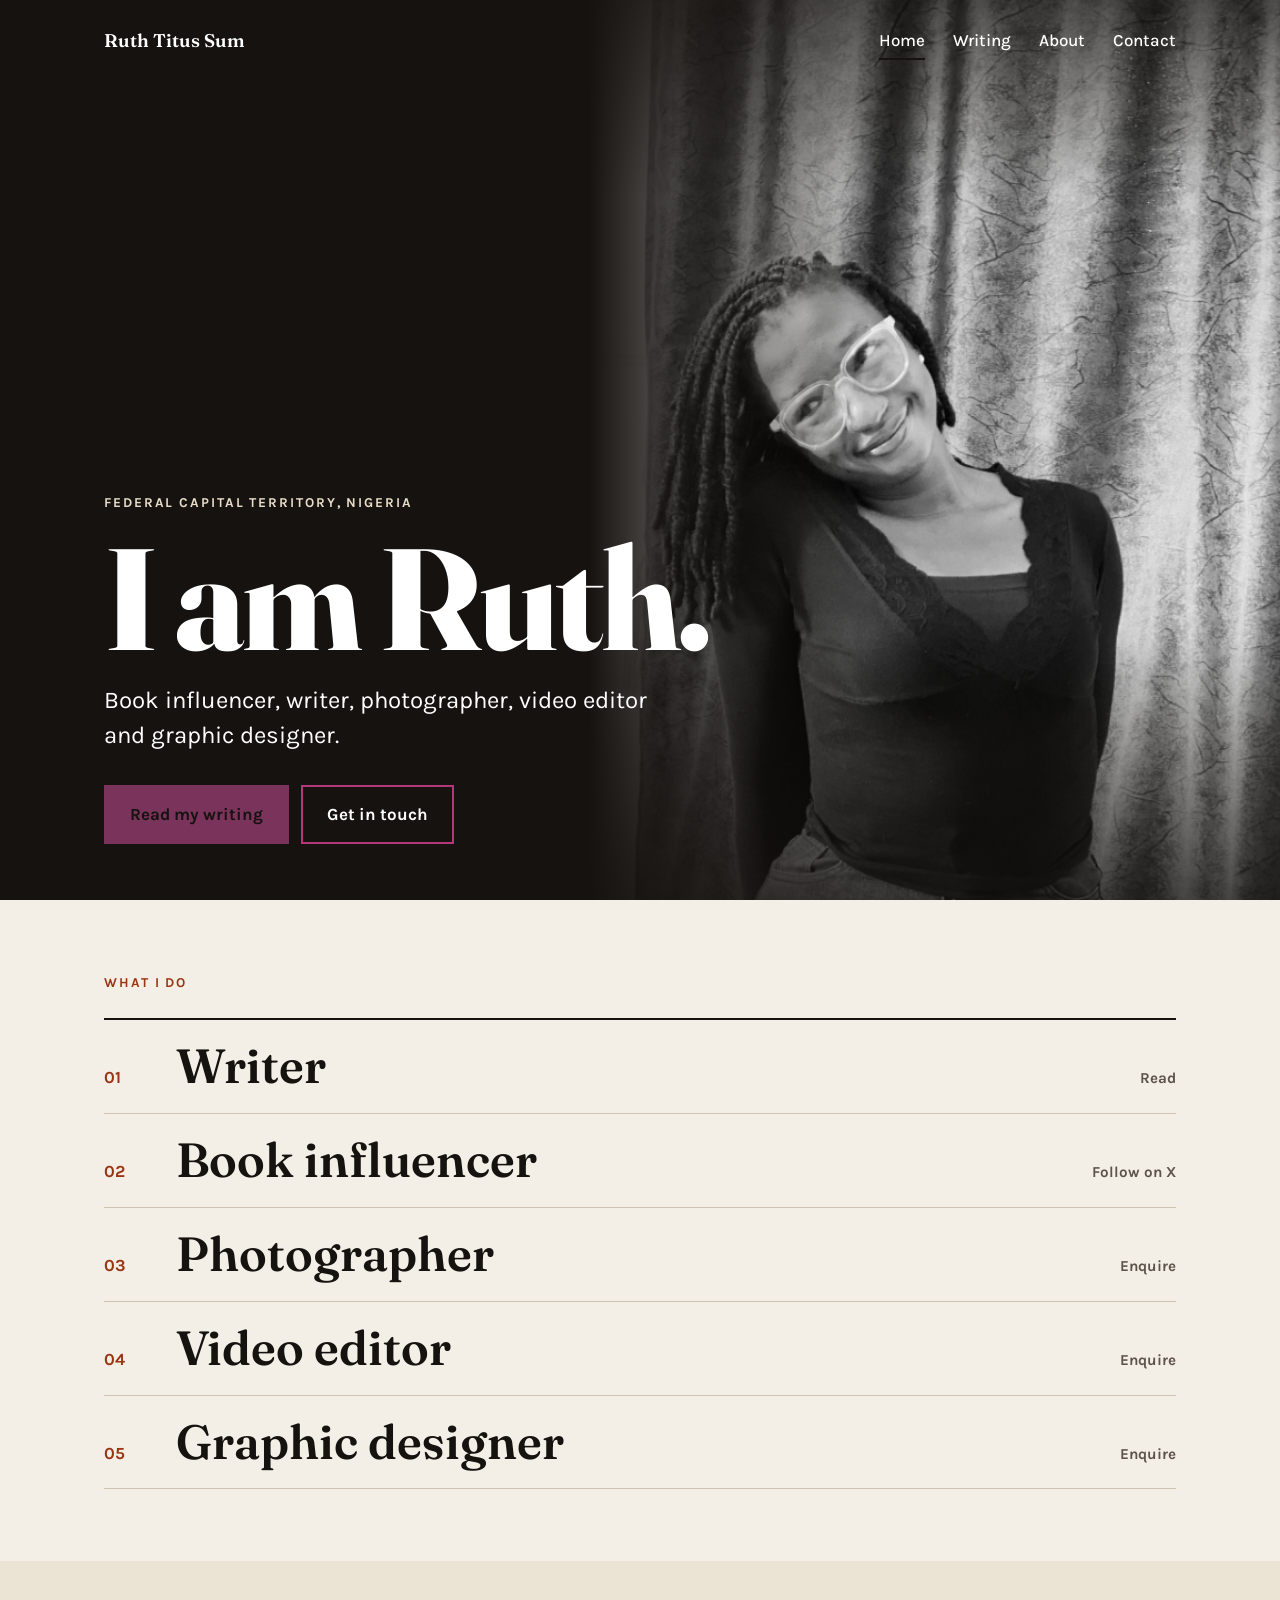
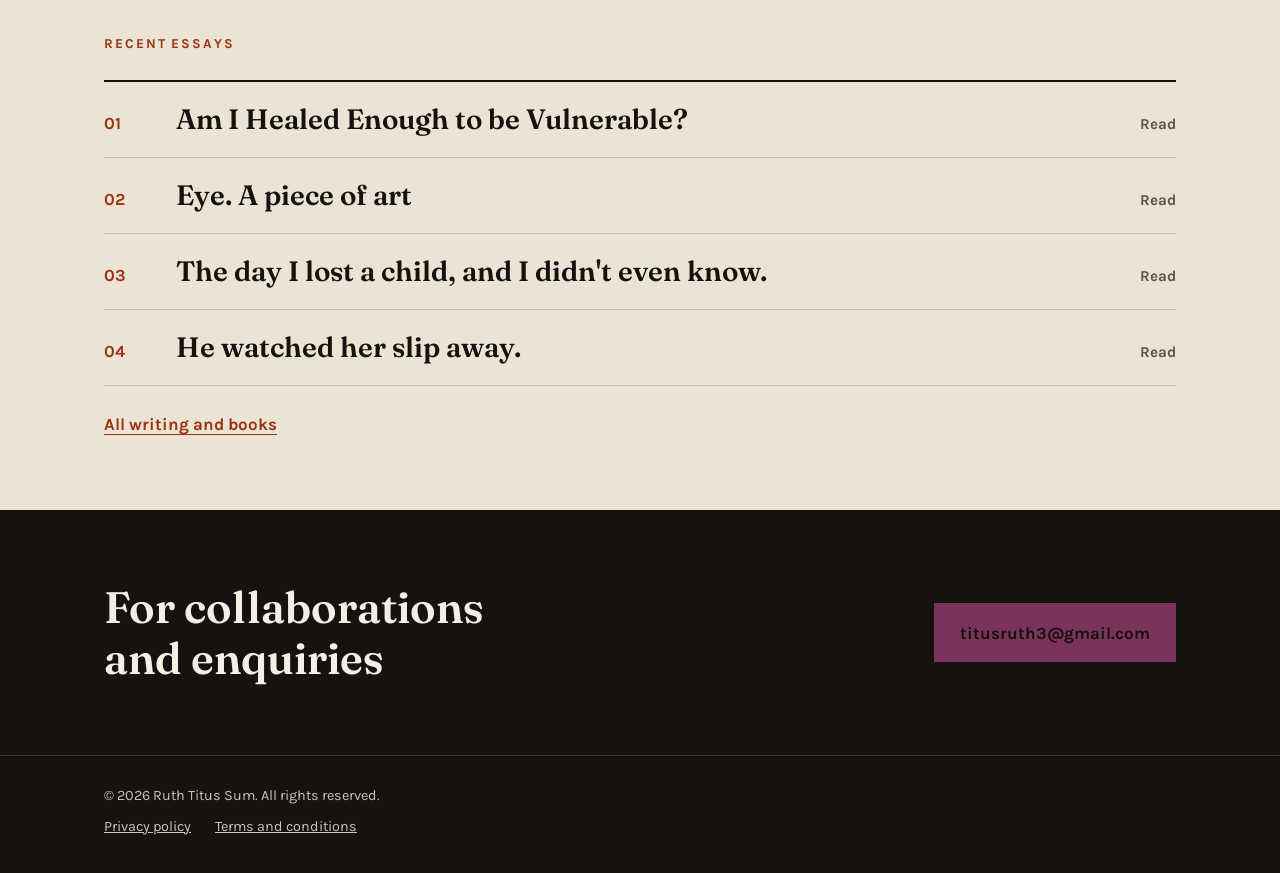
<file: index.html>
<!doctype html>
<html lang="en">
<head>
  <meta charset="utf-8">
  <meta name="viewport" content="width=device-width, initial-scale=1">
  <title>Ruth Titus Sum | Book influencer, writer, photographer, video editor, graphic designer</title>
  <meta name="description" content="Ruth Titus Sum is a book influencer, writer, photographer, video editor and graphic designer based in the Federal Capital Territory, Nigeria.">
  <link rel="icon" href="favicon.svg" type="image/svg+xml">
  <link rel="preconnect" href="https://fonts.googleapis.com">
  <link rel="preconnect" href="https://fonts.gstatic.com" crossorigin>
  <link href="https://fonts.googleapis.com/css2?family=Fraunces:opsz,wght@9..144,400;9..144,600;9..144,800&family=Karla:wght@400;500;700&display=swap" rel="stylesheet">
  <link rel="stylesheet" href="style.css">
</head>
<body class="home">
<section class="landing">
  <header class="site-header">
    <a class="brand" href="index.html">Ruth Titus Sum</a>
    <nav aria-label="Main"><a href="index.html" aria-current="page">Home</a><a href="writing.html">Writing</a><a href="about.html">About</a><a href="contact.html">Contact</a></nav>
  </header>
  <div class="landing-text wrap">
    <p class="eyebrow">Federal Capital Territory, Nigeria</p>
    <h1>I am Ruth.</h1>
    <p class="lead">Book influencer, writer, photographer, video editor and graphic designer.</p>
    <p class="actions">
      <a class="btn btn-light" href="writing.html">Read my writing</a>
      <a class="btn btn-line" href="contact.html">Get in touch</a>
    </p>
  </div>
</section>

<main>
  <section class="band">
    <div class="wrap">
      <h2 class="kicker">What I do</h2>
      <ol class="roles">
        <li><a href="writing.html"><span class="role-no">01</span><span class="role-name">Writer</span><span class="role-go">Read</span></a></li>
        <li><a href="https://x.com/RuthSummie"><span class="role-no">02</span><span class="role-name">Book influencer</span><span class="role-go">Follow on X</span></a></li>
        <li><a href="contact.html"><span class="role-no">03</span><span class="role-name">Photographer</span><span class="role-go">Enquire</span></a></li>
        <li><a href="contact.html"><span class="role-no">04</span><span class="role-name">Video editor</span><span class="role-go">Enquire</span></a></li>
        <li><a href="contact.html"><span class="role-no">05</span><span class="role-name">Graphic designer</span><span class="role-go">Enquire</span></a></li>
      </ol>
    </div>
  </section>

  <section class="band band-tint">
    <div class="wrap">
      <h2 class="kicker">Recent essays</h2>
      <ul class="piece-list">
      <li><a href="https://www.africanwriter.com/ruth-titus-sum-healed-enough/"><span class="piece-no">01</span><span class="piece-title">Am I Healed Enough to be Vulnerable?</span><span class="piece-go">Read</span></a></li>
      <li><a href="https://linktr.ee/titusruth3"><span class="piece-no">02</span><span class="piece-title">Eye. A piece of art</span><span class="piece-go">Read</span></a></li>
      <li><a href="https://linktr.ee/titusruth3"><span class="piece-no">03</span><span class="piece-title">The day I lost a child, and I didn't even know.</span><span class="piece-go">Read</span></a></li>
      <li><a href="https://linktr.ee/titusruth3"><span class="piece-no">04</span><span class="piece-title">He watched her slip away.</span><span class="piece-go">Read</span></a></li>
    </ul>
      <p class="more"><a class="text-link" href="writing.html">All writing and books</a></p>
    </div>
  </section>

  <section class="band band-dark">
    <div class="wrap cta">
      <h2>For collaborations and enquiries</h2>
      <p><a class="btn btn-light" href="mailto:titusruth3@gmail.com">titusruth3@gmail.com</a></p>
    </div>
  </section>
</main>
<footer class="site-footer">
  <div class="wrap">
    <p>&copy; 2026 Ruth Titus Sum. All rights reserved.</p>
    <p class="legal"><a href="privacy.html">Privacy policy</a><a href="terms.html">Terms and conditions</a></p>
  </div>
</footer>
</body>
</html>
</file>
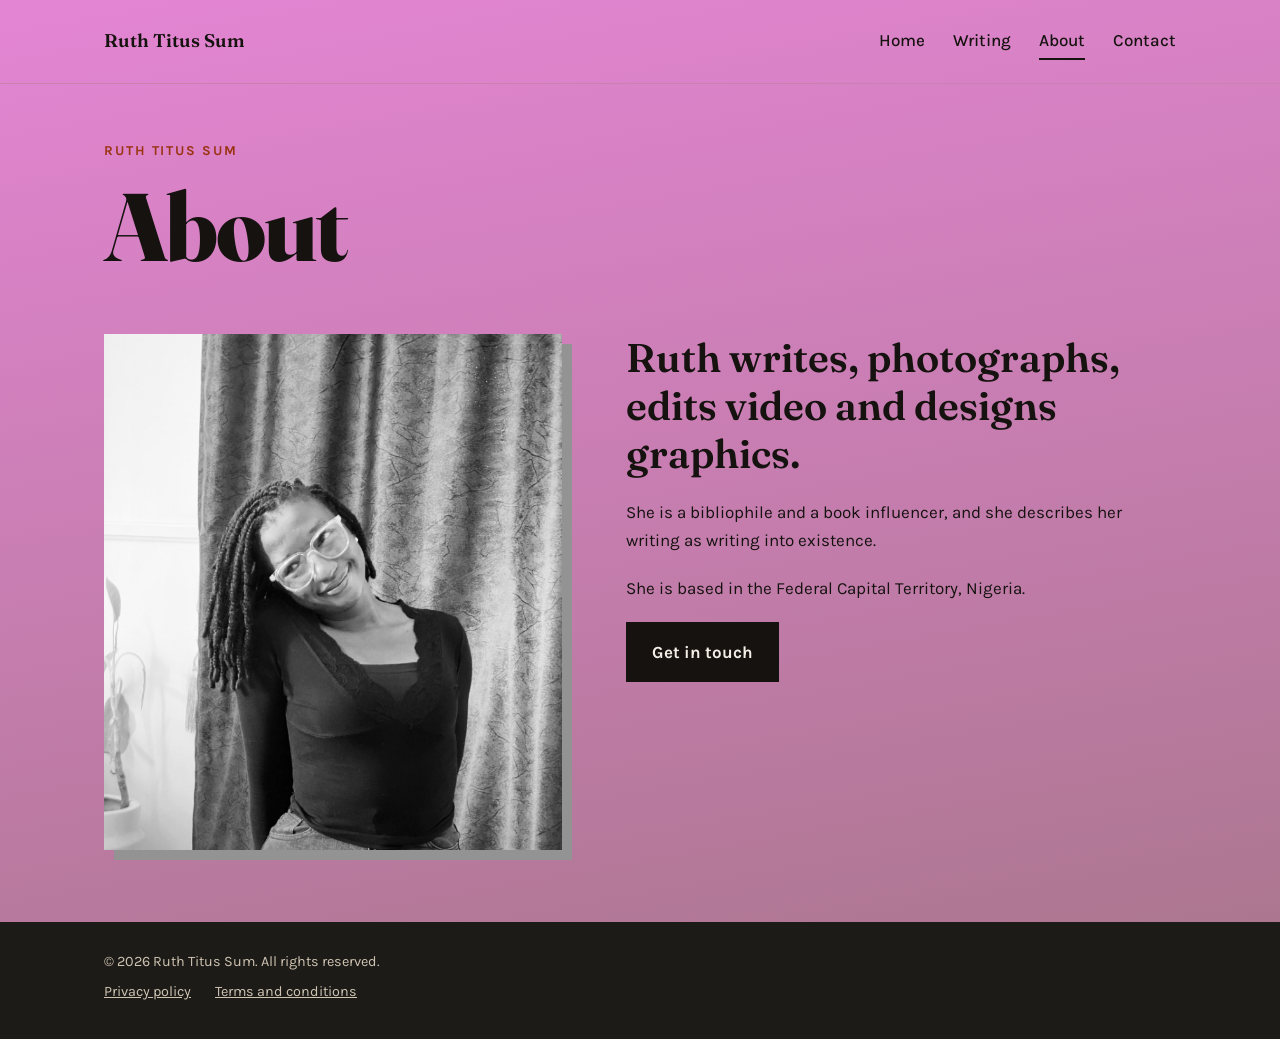
<file: about.html>
<!doctype html>
<html lang="en">
<head>
  <meta charset="utf-8">
  <meta name="viewport" content="width=device-width, initial-scale=1">
  <title>About | Ruth Titus Sum</title>
  <meta name="description" content="About Ruth Titus Sum, book influencer, writer, photographer, video editor and graphic designer.">
  <link rel="icon" href="favicon.svg" type="image/svg+xml">
  <link rel="preconnect" href="https://fonts.googleapis.com">
  <link rel="preconnect" href="https://fonts.gstatic.com" crossorigin>
  <link href="https://fonts.googleapis.com/css2?family=Fraunces:opsz,wght@9..144,400;9..144,600;9..144,800&family=Karla:wght@400;500;700&display=swap" rel="stylesheet">
  <link rel="stylesheet" href="style.css">
</head>
<body class="inner">
  <header class="site-header">
    <a class="brand" href="index.html">Ruth Titus Sum</a>
    <nav aria-label="Main"><a href="index.html">Home</a><a href="writing.html">Writing</a><a href="about.html" aria-current="page">About</a><a href="contact.html">Contact</a></nav>
  </header>
<main>
  <div class="wrap">
  <section class="page-head">
    <p class="eyebrow">Ruth Titus Sum</p>
    <h1>About</h1>
  </section>
  <section class="about">
    <img class="portrait" src="images/cover.jpg" alt="Ruth Titus Sum, smiling with her head tilted, wearing glasses">
    <div class="about-text">
      <p class="big">Ruth writes, photographs, edits video and designs graphics.</p>
      <p>She is a bibliophile and a book influencer, and she describes her writing as writing into existence.</p>
      <p>She is based in the Federal Capital Territory, Nigeria.</p>
      <p><a class="btn btn-dark" href="contact.html">Get in touch</a></p>
    </div>
  </section>
  </div>
</main>
<footer class="site-footer">
  <div class="wrap">
    <p>&copy; 2026 Ruth Titus Sum. All rights reserved.</p>
    <p class="legal"><a href="privacy.html">Privacy policy</a><a href="terms.html">Terms and conditions</a></p>
  </div>
</footer>
</body>
</html>
</file>
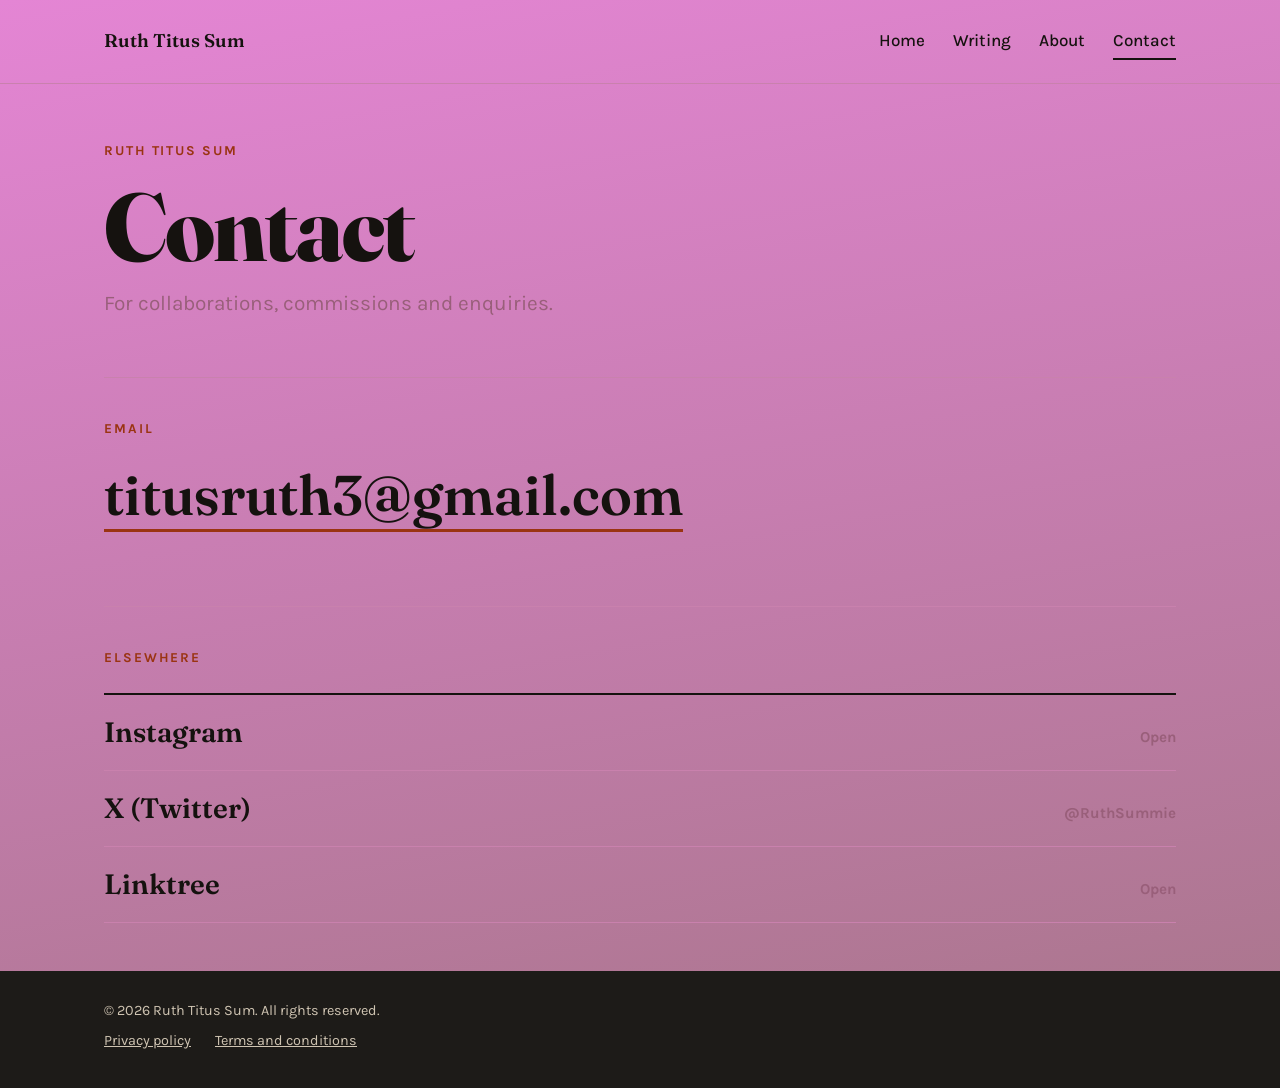
<file: contact.html>
<!doctype html>
<html lang="en">
<head>
  <meta charset="utf-8">
  <meta name="viewport" content="width=device-width, initial-scale=1">
  <title>Contact | Ruth Titus Sum</title>
  <meta name="description" content="Contact Ruth Titus Sum for collaborations, commissions and enquiries.">
  <link rel="icon" href="favicon.svg" type="image/svg+xml">
  <link rel="preconnect" href="https://fonts.googleapis.com">
  <link rel="preconnect" href="https://fonts.gstatic.com" crossorigin>
  <link href="https://fonts.googleapis.com/css2?family=Fraunces:opsz,wght@9..144,400;9..144,600;9..144,800&family=Karla:wght@400;500;700&display=swap" rel="stylesheet">
  <link rel="stylesheet" href="style.css">
</head>
<body class="inner">
  <header class="site-header">
    <a class="brand" href="index.html">Ruth Titus Sum</a>
    <nav aria-label="Main"><a href="index.html">Home</a><a href="writing.html">Writing</a><a href="about.html">About</a><a href="contact.html" aria-current="page">Contact</a></nav>
  </header>
<main>
  <div class="wrap">
  <section class="page-head">
    <p class="eyebrow">Ruth Titus Sum</p>
    <h1>Contact</h1>
    <p class="intro">For collaborations, commissions and enquiries.</p>
  </section>
  <section class="block">
    <h2 class="kicker">Email</h2>
    <p class="mail"><a href="mailto:titusruth3@gmail.com">titusruth3@gmail.com</a></p>
  </section>
  <section class="block">
    <h2 class="kicker">Elsewhere</h2>
    <ul class="piece-list social">
      <li><a href="https://instagram.com/summie_writes"><span class="piece-title">Instagram</span><span class="piece-go">Open</span></a></li>
      <li><a href="https://x.com/RuthSummie"><span class="piece-title">X (Twitter)</span><span class="piece-go">@RuthSummie</span></a></li>
      <li><a href="https://linktr.ee/titusruth3"><span class="piece-title">Linktree</span><span class="piece-go">Open</span></a></li>
    </ul>
  </section>
  </div>
</main>
<footer class="site-footer">
  <div class="wrap">
    <p>&copy; 2026 Ruth Titus Sum. All rights reserved.</p>
    <p class="legal"><a href="privacy.html">Privacy policy</a><a href="terms.html">Terms and conditions</a></p>
  </div>
</footer>
</body>
</html>
</file>
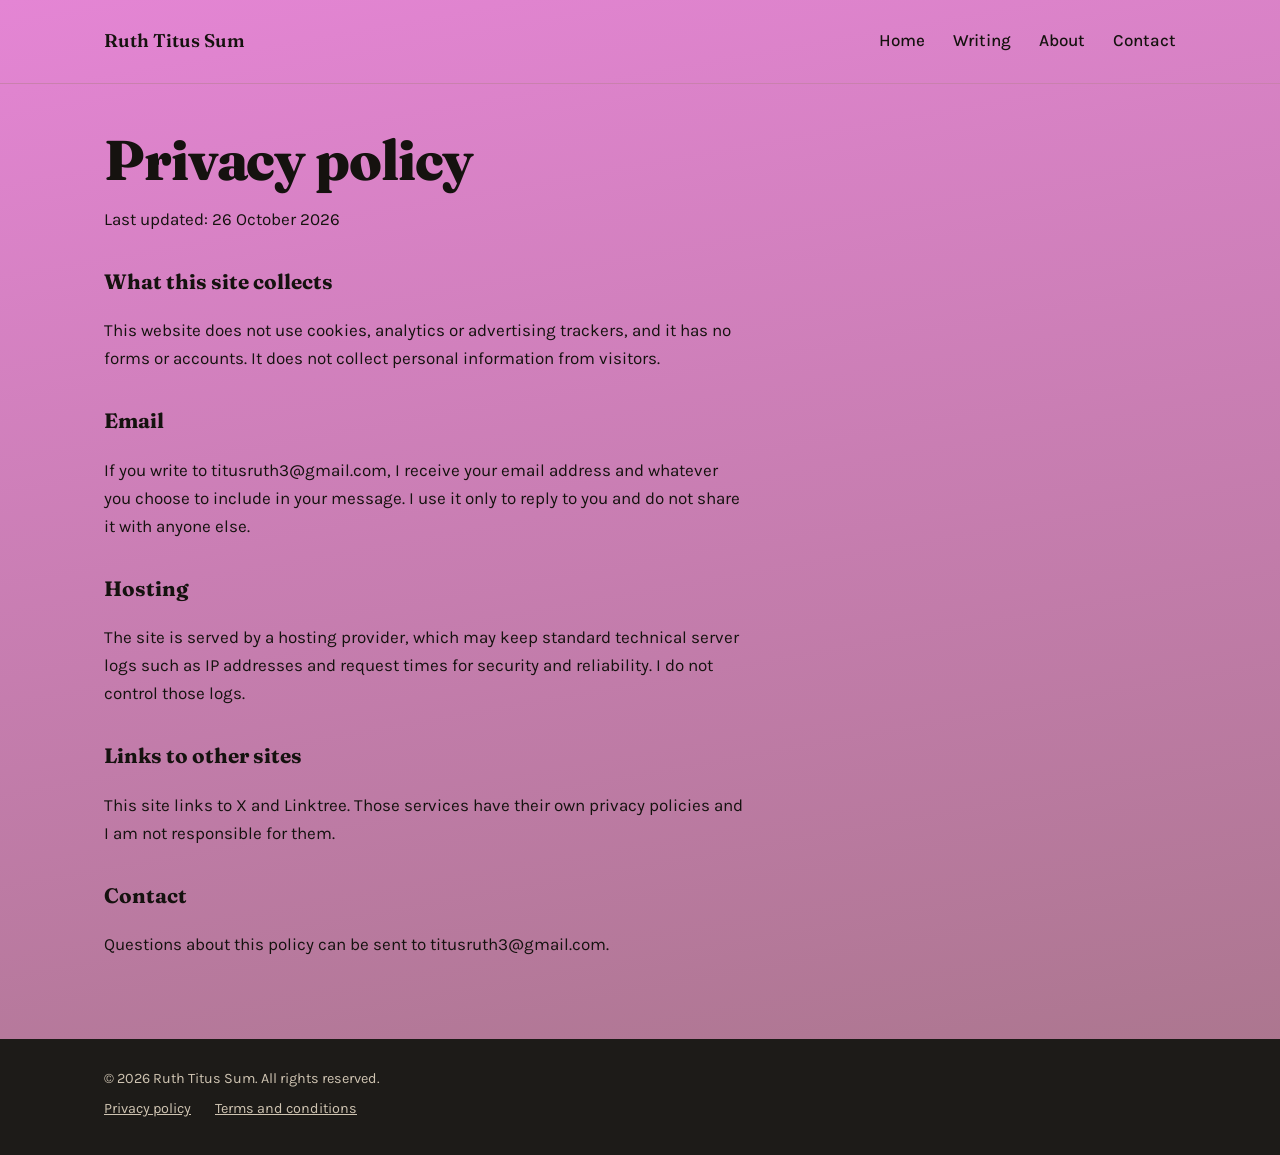
<file: privacy.html>
<!doctype html>
<html lang="en">
<head>
  <meta charset="utf-8">
  <meta name="viewport" content="width=device-width, initial-scale=1">
  <title>Privacy policy | Ruth Titus Sum</title>
  <meta name="description" content="Privacy policy of this website.">
  <link rel="icon" href="favicon.svg" type="image/svg+xml">
  <link rel="preconnect" href="https://fonts.googleapis.com">
  <link rel="preconnect" href="https://fonts.gstatic.com" crossorigin>
  <link href="https://fonts.googleapis.com/css2?family=Fraunces:opsz,wght@9..144,400;9..144,600;9..144,800&family=Karla:wght@400;500;700&display=swap" rel="stylesheet">
  <link rel="stylesheet" href="style.css">
</head>
<body class="inner">
  <header class="site-header">
    <a class="brand" href="index.html">Ruth Titus Sum</a>
    <nav aria-label="Main"><a href="index.html">Home</a><a href="writing.html">Writing</a><a href="about.html">About</a><a href="contact.html">Contact</a></nav>
  </header>
<main>
  <div class="wrap"><section class="doc">
  <h1 class="legal-title">Privacy policy</h1>
  <p>Last updated: 26 October 2026</p>

  <h2>What this site collects</h2>
  <p>This website does not use cookies, analytics or advertising trackers, and it has no forms or accounts. It does not collect personal information from visitors.</p>

  <h2>Email</h2>
  <p>If you write to titusruth3@gmail.com, I receive your email address and whatever you choose to include in your message. I use it only to reply to you and do not share it with anyone else.</p>

  <h2>Hosting</h2>
  <p>The site is served by a hosting provider, which may keep standard technical server logs such as IP addresses and request times for security and reliability. I do not control those logs.</p>

  <h2>Links to other sites</h2>
  <p>This site links to X and Linktree. Those services have their own privacy policies and I am not responsible for them.</p>

  <h2>Contact</h2>
  <p>Questions about this policy can be sent to titusruth3@gmail.com.</p>
</section></div>
</main>
<footer class="site-footer">
  <div class="wrap">
    <p>&copy; 2026 Ruth Titus Sum. All rights reserved.</p>
    <p class="legal"><a href="privacy.html">Privacy policy</a><a href="terms.html">Terms and conditions</a></p>
  </div>
</footer>
</body>
</html>
</file>
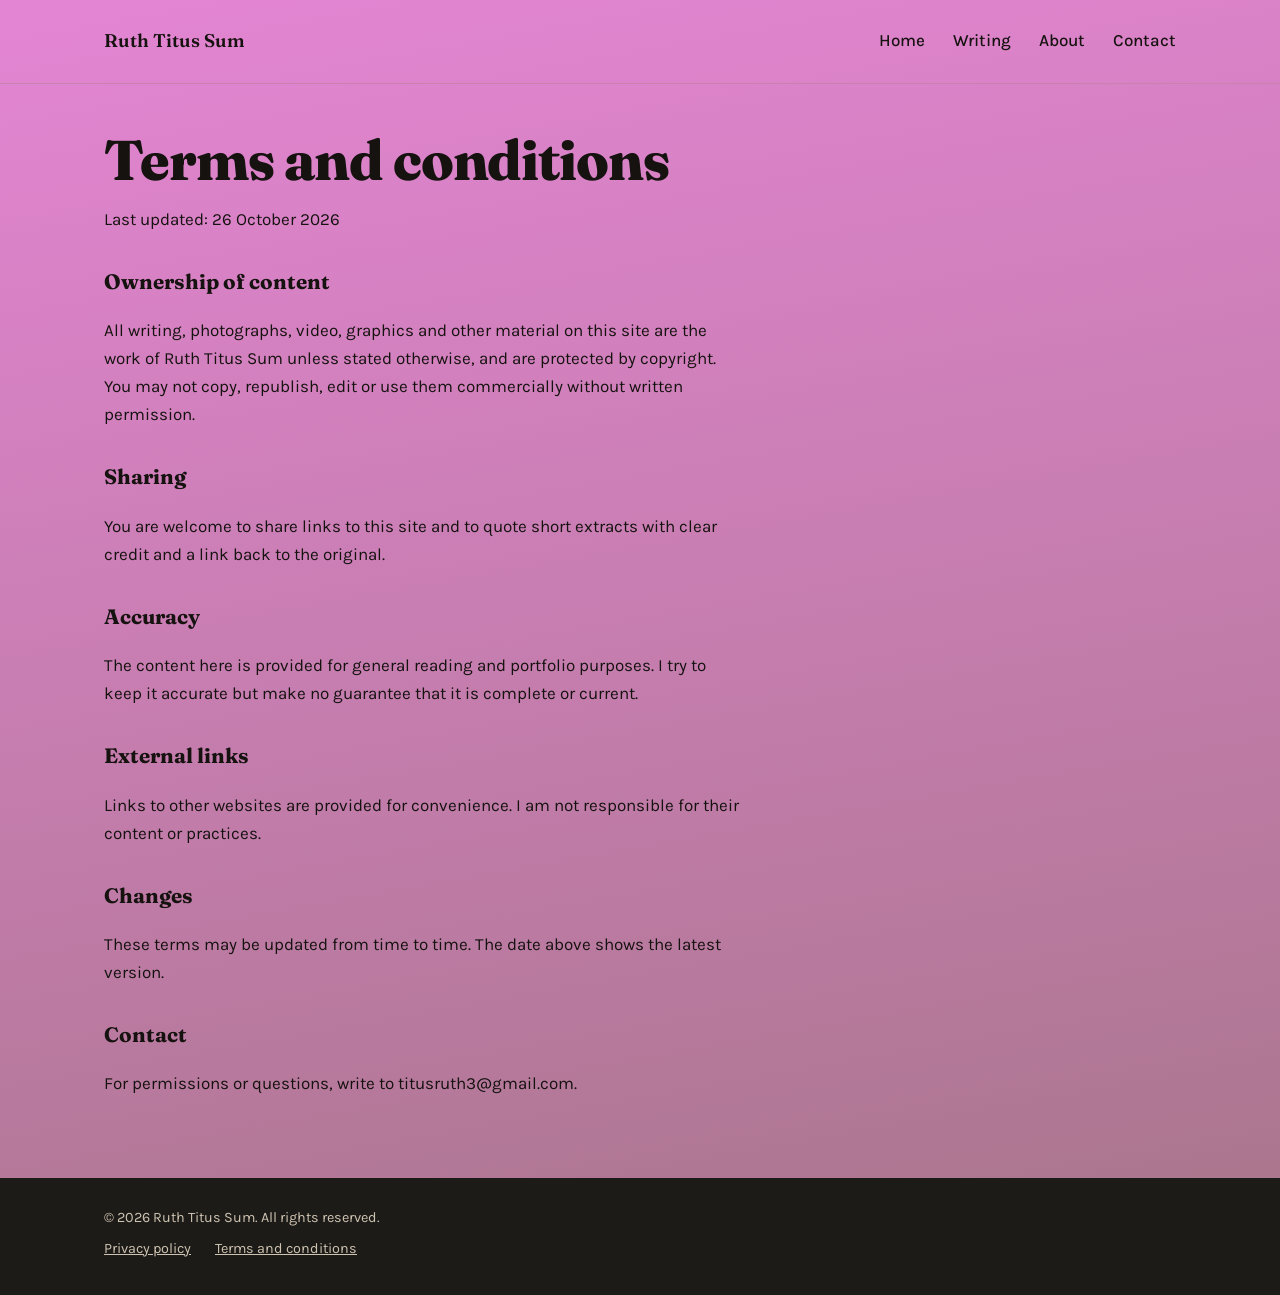
<file: terms.html>
<!doctype html>
<html lang="en">
<head>
  <meta charset="utf-8">
  <meta name="viewport" content="width=device-width, initial-scale=1">
  <title>Terms and conditions | Ruth Titus Sum</title>
  <meta name="description" content="Terms and conditions of this website.">
  <link rel="icon" href="favicon.svg" type="image/svg+xml">
  <link rel="preconnect" href="https://fonts.googleapis.com">
  <link rel="preconnect" href="https://fonts.gstatic.com" crossorigin>
  <link href="https://fonts.googleapis.com/css2?family=Fraunces:opsz,wght@9..144,400;9..144,600;9..144,800&family=Karla:wght@400;500;700&display=swap" rel="stylesheet">
  <link rel="stylesheet" href="style.css">
</head>
<body class="inner">
  <header class="site-header">
    <a class="brand" href="index.html">Ruth Titus Sum</a>
    <nav aria-label="Main"><a href="index.html">Home</a><a href="writing.html">Writing</a><a href="about.html">About</a><a href="contact.html">Contact</a></nav>
  </header>
<main>
  <div class="wrap"><section class="doc">
  <h1 class="legal-title">Terms and conditions</h1>
  <p>Last updated: 26 October 2026</p>

  <h2>Ownership of content</h2>
  <p>All writing, photographs, video, graphics and other material on this site are the work of Ruth Titus Sum unless stated otherwise, and are protected by copyright. You may not copy, republish, edit or use them commercially without written permission.</p>

  <h2>Sharing</h2>
  <p>You are welcome to share links to this site and to quote short extracts with clear credit and a link back to the original.</p>

  <h2>Accuracy</h2>
  <p>The content here is provided for general reading and portfolio purposes. I try to keep it accurate but make no guarantee that it is complete or current.</p>

  <h2>External links</h2>
  <p>Links to other websites are provided for convenience. I am not responsible for their content or practices.</p>

  <h2>Changes</h2>
  <p>These terms may be updated from time to time. The date above shows the latest version.</p>

  <h2>Contact</h2>
  <p>For permissions or questions, write to titusruth3@gmail.com.</p>
</section></div>
</main>
<footer class="site-footer">
  <div class="wrap">
    <p>&copy; 2026 Ruth Titus Sum. All rights reserved.</p>
    <p class="legal"><a href="privacy.html">Privacy policy</a><a href="terms.html">Terms and conditions</a></p>
  </div>
</footer>
</body>
</html>
</file>
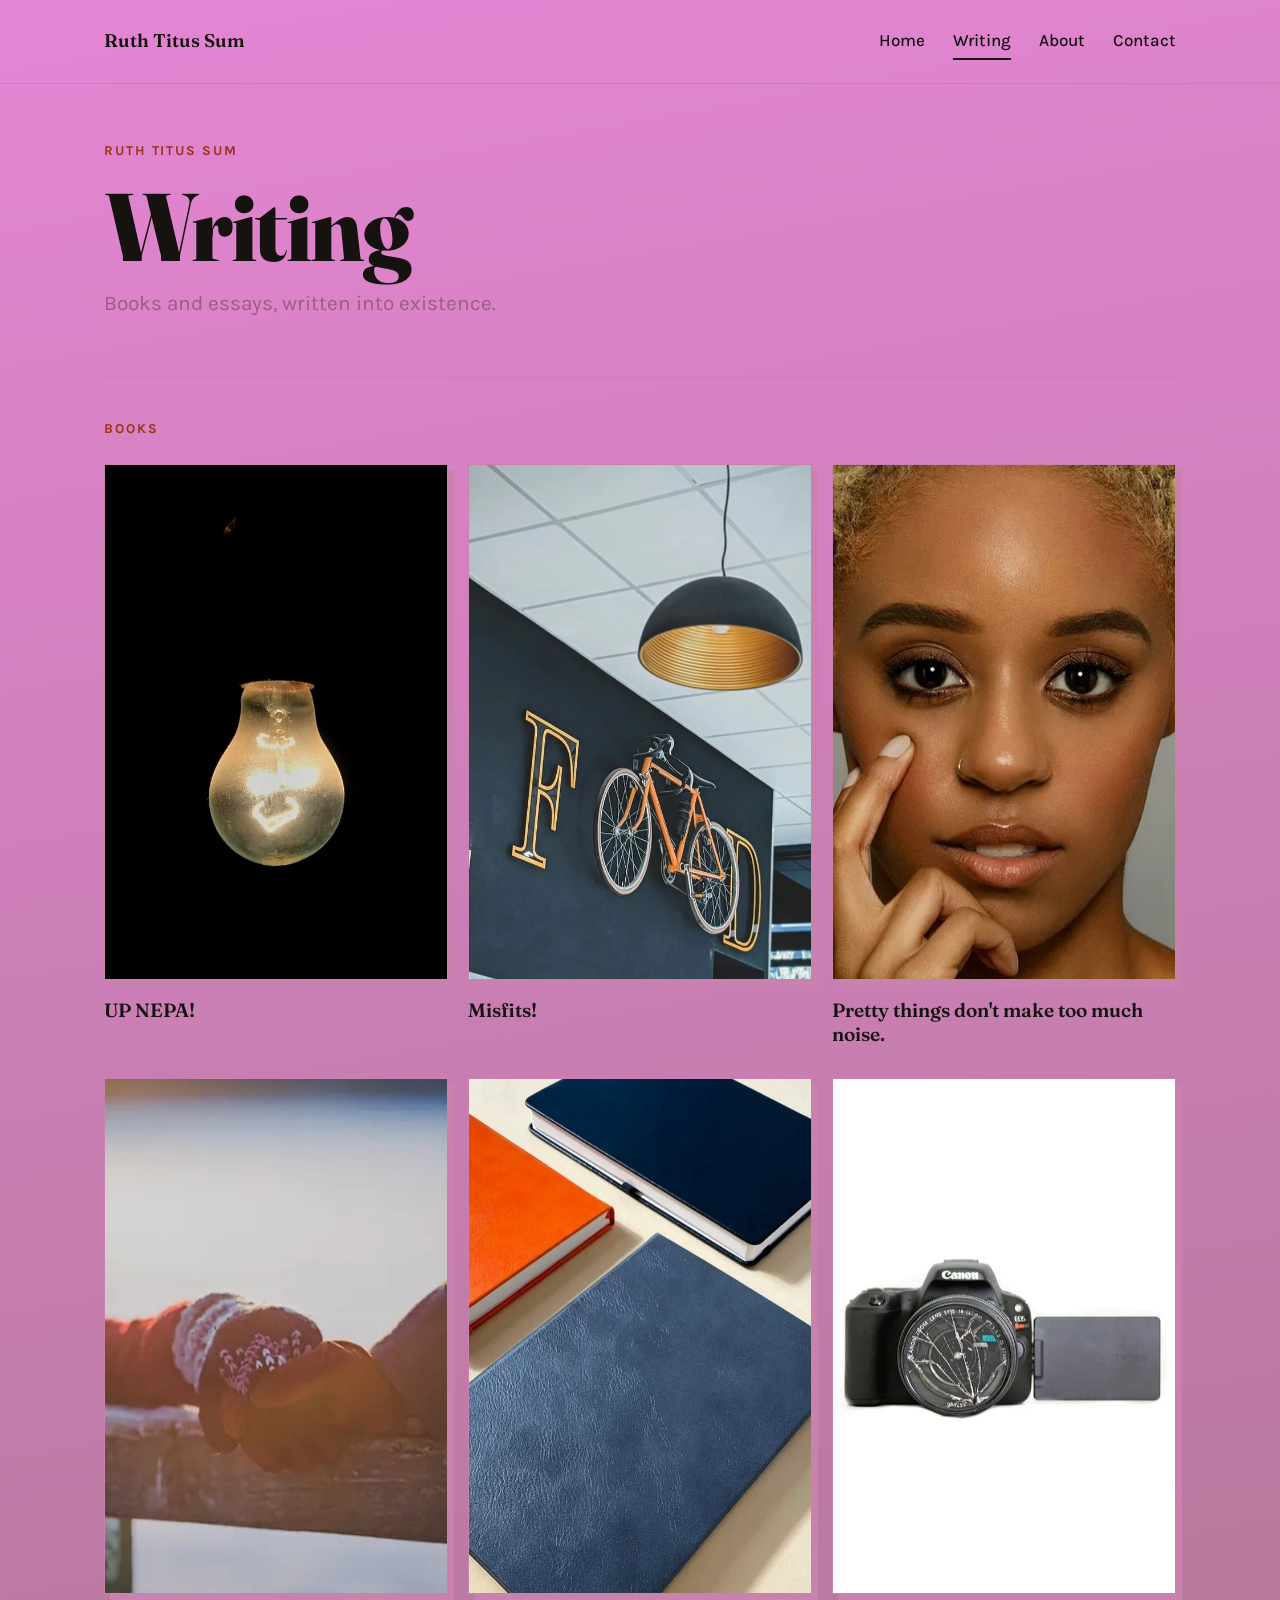
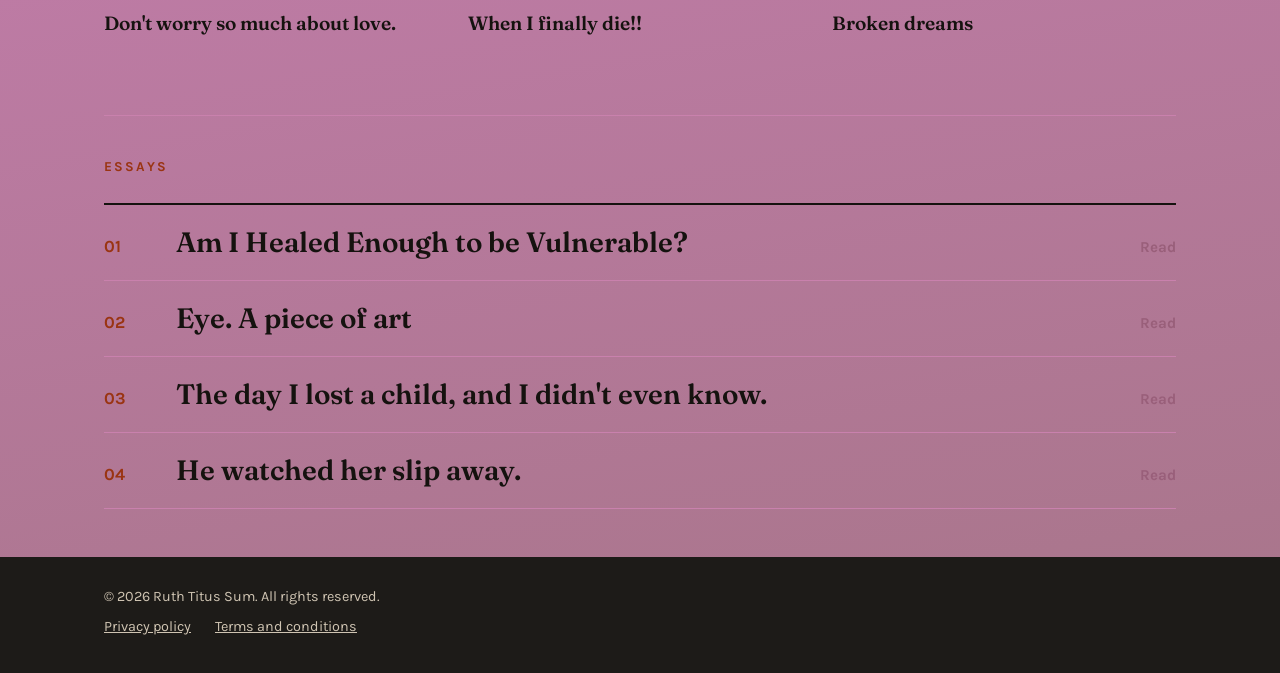
<file: writing.html>
<!doctype html>
<html lang="en">
<head>
  <meta charset="utf-8">
  <meta name="viewport" content="width=device-width, initial-scale=1">
  <title>Writing | Ruth Titus Sum</title>
  <meta name="description" content="Books and essays by Ruth Titus Sum.">
  <link rel="icon" href="favicon.svg" type="image/svg+xml">
  <link rel="preconnect" href="https://fonts.googleapis.com">
  <link rel="preconnect" href="https://fonts.gstatic.com" crossorigin>
  <link href="https://fonts.googleapis.com/css2?family=Fraunces:opsz,wght@9..144,400;9..144,600;9..144,800&family=Karla:wght@400;500;700&display=swap" rel="stylesheet">
  <link rel="stylesheet" href="style.css">
</head>
<body class="inner">
  <header class="site-header">
    <a class="brand" href="index.html">Ruth Titus Sum</a>
    <nav aria-label="Main"><a href="index.html">Home</a><a href="writing.html" aria-current="page">Writing</a><a href="about.html">About</a><a href="contact.html">Contact</a></nav>
  </header>
<main>
  <div class="wrap">
  <section class="page-head">
    <p class="eyebrow">Ruth Titus Sum</p>
    <h1>Writing</h1>
    <p class="intro">Books and essays, written into existence.</p>
  </section>

  <section class="block">
    <h2 class="kicker">Books</h2>
    <div class="books">
      <!-- To add a book: copy one <a class="book"> block, set the link, the image in /images and the title. -->
      <a class="book" href="https://linktr.ee/titusruth3">
        <img class="cover" src="images/book-1.jpg" alt="Cover of UP NEPA!" loading="lazy">
        <span class="book-title">UP NEPA!</span>
      </a>
      <a class="book" href="https://linktr.ee/titusruth3">
        <img class="cover" src="images/book-2.jpg" alt="Cover of Misfits!" loading="lazy">
        <span class="book-title">Misfits!</span>
      </a>
      <a class="book" href="https://linktr.ee/titusruth3">
        <img class="cover" src="images/book-3.jpg" alt="Cover of Pretty things don't make too much noise." loading="lazy">
        <span class="book-title">Pretty things don't make too much noise.</span>
      </a>
      <a class="book" href="https://linktr.ee/titusruth3">
        <img class="cover" src="images/book-4.jpg" alt="Cover of Don't worry so much about love." loading="lazy">
        <span class="book-title">Don't worry so much about love.</span>
      </a>
      <a class="book" href="https://linktr.ee/titusruth3">
        <img class="cover" src="images/book-5.jpg" alt="Cover of When I finally die!!" loading="lazy">
        <span class="book-title">When I finally die!!</span>
      </a>
      <a class="book" href="https://linktr.ee/titusruth3">
        <img class="cover" src="images/book-6.jpg" alt="Cover of Broken dreams" loading="lazy">
        <span class="book-title">Broken dreams</span>
      </a>
    </div>
  </section>

  <section class="block">
    <h2 class="kicker">Essays</h2>
    <ul class="piece-list">
      <li><a href="https://www.africanwriter.com/ruth-titus-sum-healed-enough/"><span class="piece-no">01</span><span class="piece-title">Am I Healed Enough to be Vulnerable?</span><span class="piece-go">Read</span></a></li>
      <li><a href="https://linktr.ee/titusruth3"><span class="piece-no">02</span><span class="piece-title">Eye. A piece of art</span><span class="piece-go">Read</span></a></li>
      <li><a href="https://linktr.ee/titusruth3"><span class="piece-no">03</span><span class="piece-title">The day I lost a child, and I didn't even know.</span><span class="piece-go">Read</span></a></li>
      <li><a href="https://linktr.ee/titusruth3"><span class="piece-no">04</span><span class="piece-title">He watched her slip away.</span><span class="piece-go">Read</span></a></li>
    </ul>
  </section>
  </div>
</main>
<footer class="site-footer">
  <div class="wrap">
    <p>&copy; 2026 Ruth Titus Sum. All rights reserved.</p>
    <p class="legal"><a href="privacy.html">Privacy policy</a><a href="terms.html">Terms and conditions</a></p>
  </div>
</footer>
</body>
</html>
</file>
<file: style.css>
:root {
  --paper: #f4efe6;
  --tint: #ebe3d4;
  --ink: #15120f;
  --muted: #5c534a;
  --line: #cfc4b2;
  --accent: #9a3412;
  --display: "Fraunces", Georgia, "Times New Roman", serif;
  --body: "Karla", system-ui, -apple-system, "Segoe UI", Arial, sans-serif;
}
* { box-sizing: border-box; }
html { -webkit-text-size-adjust: 100%; }
body {
  margin: 0; min-height: 100vh; display: flex; flex-direction: column;
  background: var(--paper); color: var(--ink);
  font-family: var(--body); font-size: 1.0625rem; line-height: 1.65;
}
main { flex: 1; }
a { color: inherit; }
.wrap { width: 100%; max-width: 70rem; margin: 0 auto; padding-left: 1.5rem; padding-right: 1.5rem; }

/* Header */
.site-header {
  display: flex; flex-wrap: wrap; align-items: center; justify-content: space-between;
  gap: 0.5rem 2rem; width: 100%; max-width: 70rem; margin: 0 auto; padding: 1.4rem 1.5rem;
}
.brand { font-family: var(--display); font-weight: 600; font-size: 1.15rem; text-decoration: none; }
.site-header nav { display: flex; gap: 1.75rem; font-weight: 500; }
.site-header nav a { text-decoration: none; padding: 0.25rem 0; border-bottom: 2px solid transparent; }
.site-header nav a:hover, .site-header nav a:focus { border-bottom-color: var(--accent); }
.site-header nav a[aria-current="page"] { border-bottom-color: var(--ink); }
.inner .site-header { border-bottom: 1px solid var(--line); max-width: none; padding-left: max(1.5rem, calc((100% - 67rem) / 2)); padding-right: max(1.5rem, calc((100% - 67rem) / 2)); }

/* Buttons: square, no pills */
.btn { display: inline-block; padding: 0.85rem 1.5rem; text-decoration: none; font-weight: 700; border: 2px solid transparent; border-radius: 0; }
.btn-light { background: #7a345b; color: var(--ink); }
.btn-light:hover, .btn-light:focus { background: var(--accent); color: #fff; }
.btn-line { border-color: #b4367b; color: #fff; }
.btn-line:hover, .btn-line:focus { background: #bb399f; color: var(--ink); }
.btn-dark { background: var(--ink); color: var(--paper); }
.btn-dark:hover, .btn-dark:focus { background: var(--accent); }
.text-link { color: var(--accent); font-weight: 700; text-underline-offset: 4px; }

.eyebrow { margin: 0 0 1rem; font-size: 0.85rem; font-weight: 700; letter-spacing: 0.14em; text-transform: uppercase; }
.kicker { margin: 0 0 1.5rem; font-family: var(--body); font-size: 0.85rem; font-weight: 700; letter-spacing: 0.14em; text-transform: uppercase; color: var(--accent); }

/* Landing */
body.home { background: var(--ink); }
.landing {
  min-height: 100vh; min-height: 100svh; display: flex; flex-direction: column; justify-content: space-between; color: #fff;
  background:
    linear-gradient(to bottom, rgba(0,0,0,0.6) 0%, rgba(0,0,0,0) 26%, rgba(0,0,0,0.05) 42%, rgba(0,0,0,0.88) 100%),
    url("images/cover.jpg") center top / cover no-repeat;
  background-color: #1b1714;
}
.landing .site-header a:hover, .landing .site-header a:focus { border-bottom-color: #fff; }
.landing-text { padding-bottom: 3.5rem; }
.landing .eyebrow { color: #e9ddc9; }
.landing h1 { margin: 0 0 1rem; font-family: var(--display); font-weight: 800; font-size: clamp(3.5rem, 15vw, 9rem); line-height: 0.95; letter-spacing: -0.02em; }
.lead { max-width: 34rem; margin: 0 0 2rem; font-size: clamp(1.15rem, 3.2vw, 1.5rem); line-height: 1.45; }
.actions { display: flex; flex-wrap: wrap; gap: 0.75rem; margin: 0; }
.landing :focus-visible { outline-color: #fff; }

/* Home bands */
.band { padding: 4.5rem 0; background: var(--paper); }
.band-tint { background: var(--tint); }
.band-dark { background: var(--ink); color: var(--paper); }
.roles { list-style: none; margin: 0; padding: 0; border-top: 2px solid var(--ink); }
.roles li { border-bottom: 1px solid var(--line); }
.roles a { display: grid; grid-template-columns: 3.5rem 1fr auto; align-items: baseline; gap: 1rem; padding: 1.25rem 0; text-decoration: none; }
.role-no { font-weight: 700; color: var(--accent); }
.role-name { font-family: var(--display); font-weight: 600; font-size: clamp(1.7rem, 5.5vw, 3rem); line-height: 1.1; }
.role-go { font-size: 0.95rem; font-weight: 700; color: var(--muted); }
.roles a:hover .role-name, .roles a:focus .role-name { color: var(--accent); }
.more { margin: 1.5rem 0 0; }
.cta { display: flex; flex-wrap: wrap; align-items: center; justify-content: space-between; gap: 1.5rem 3rem; }
.cta h2 { margin: 0; font-family: var(--display); font-weight: 600; font-size: clamp(1.8rem, 5vw, 2.75rem); line-height: 1.15; max-width: 28rem; }
.cta p { margin: 0; }

/* Inner pages */
.page-head { padding: 3.5rem 0 1.5rem; }
.page-head .eyebrow { color: var(--accent); }
h1 { margin: 0 0 0.75rem; font-family: var(--display); font-weight: 800; font-size: clamp(3rem, 11vw, 6rem); line-height: 1; letter-spacing: -0.02em; }
.intro { margin: 0; max-width: 32rem; font-size: 1.3rem; color: var(--muted); }
.block { padding: 2.5rem 0 3rem; border-top: 1px solid var(--line); margin-top: 2rem; }

/* Books */
.books { display: grid; grid-template-columns: repeat(2, 1fr); gap: 2rem 1.25rem; }
@media (min-width: 640px) { .books { grid-template-columns: repeat(3, 1fr); } }
.book { text-decoration: none; display: block; }
.cover { display: block; width: 100%; aspect-ratio: 2 / 3; object-fit: cover; background: var(--ink); color: #d9cfc0; box-shadow: 6px 6px 0 var(--line); }
img.cover { border: 1px solid var(--line); }
.cover.empty { display: flex; flex-direction: column; justify-content: space-between; padding: 1rem; font-size: 0.85rem; }
.cover-no { font-family: var(--display); font-weight: 800; font-size: 2.5rem; line-height: 1; color: #fff; }
.book-title { display: block; margin-top: 1.1rem; font-family: var(--display); font-weight: 600; font-size: 1.2rem; line-height: 1.25; }
.book:hover .book-title, .book:focus .book-title { color: var(--accent); }
.book:hover .cover, .book:focus .cover { box-shadow: 8px 8px 0 var(--accent); }

/* Essay and link lists */
.piece-list { list-style: none; margin: 0; padding: 0; border-top: 2px solid var(--ink); }
.piece-list li { border-bottom: 1px solid var(--line); }
.piece-list a { display: grid; grid-template-columns: 3.5rem 1fr auto; align-items: baseline; gap: 1rem; padding: 1.25rem 0; text-decoration: none; }
.piece-list.social a { grid-template-columns: 1fr auto; }
.piece-no { font-weight: 700; color: var(--accent); }
.piece-title { font-family: var(--display); font-weight: 600; font-size: clamp(1.25rem, 3.6vw, 1.75rem); line-height: 1.25; }
.piece-go { font-size: 0.95rem; font-weight: 700; color: var(--muted); white-space: nowrap; }
.piece-list a:hover .piece-title, .piece-list a:focus .piece-title { color: var(--accent); }
.band-tint .piece-list li { border-bottom-color: #c9bda9; }

/* About */
.about { display: grid; gap: 2.5rem; padding: 1.5rem 0 4.5rem; }
@media (min-width: 800px) { .about { grid-template-columns: 5fr 6fr; gap: 4rem; align-items: start; } }
.portrait { width: 100%; height: auto; display: block; filter: grayscale(1); box-shadow: 10px 10px 0 var(--line); }
.about-text p { max-width: 34rem; margin: 0 0 1.25rem; }
.about-text .big { font-family: var(--display); font-weight: 600; font-size: clamp(1.7rem, 4.5vw, 2.5rem); line-height: 1.2; }

/* Contact */
.mail { margin: 0; }
.mail a { font-family: var(--display); font-weight: 600; font-size: clamp(1.6rem, 6.4vw, 3.5rem); line-height: 1.1; text-decoration: none; border-bottom: 3px solid var(--accent); word-break: break-word; }
.mail a:hover, .mail a:focus { color: var(--accent); }

/* Legal */
.doc { max-width: 40rem; padding: 3rem 0 4rem; }
.legal-title { font-size: clamp(2.2rem, 7vw, 3.5rem); }
.doc h2 { font-family: var(--display); font-size: 1.3rem; margin: 2rem 0 0.5rem; }

/* Footer */
.site-footer { background: var(--ink); color: #cfc4b2; padding: 1.75rem 0; font-size: 0.9rem; }
.site-footer p { margin: 0 0 0.4rem; }
.site-footer .legal a { margin-right: 1.5rem; }
.band-dark + .site-footer, .home .site-footer { border-top: 1px solid #3a332c; }

:focus-visible { outline: 3px solid var(--accent); outline-offset: 3px; }
@media (min-width: 900px) {
  .landing {
    background:
      linear-gradient(to bottom, rgba(21,18,15,0.65) 0%, rgba(21,18,15,0) 22%, rgba(21,18,15,0) 70%, rgba(21,18,15,0.7) 100%),
      linear-gradient(to right, #15120f 0%, #15120f 46%, rgba(21,18,15,0) 68%),
      url("images/cover.jpg") right top / auto 100% no-repeat;
    background-color: #15120f;
  }
}
/* Ash background for the inner pages */
body.inner {
  --ash-top: #e485d4;
  --ash-bottom: #a77589;
  --line: #c981ad;
  --muted: #995f7a;
  background: linear-gradient(170deg, var(--ash-top) 0%, var(--ash-bottom) 100%);
  background-color: var(--ash-bottom);
}
body.inner .site-footer { background: #1d1b18; }
h1.inner { color: #cc97b8; }
p.inner { color: #a8a0a4; }
</file>
